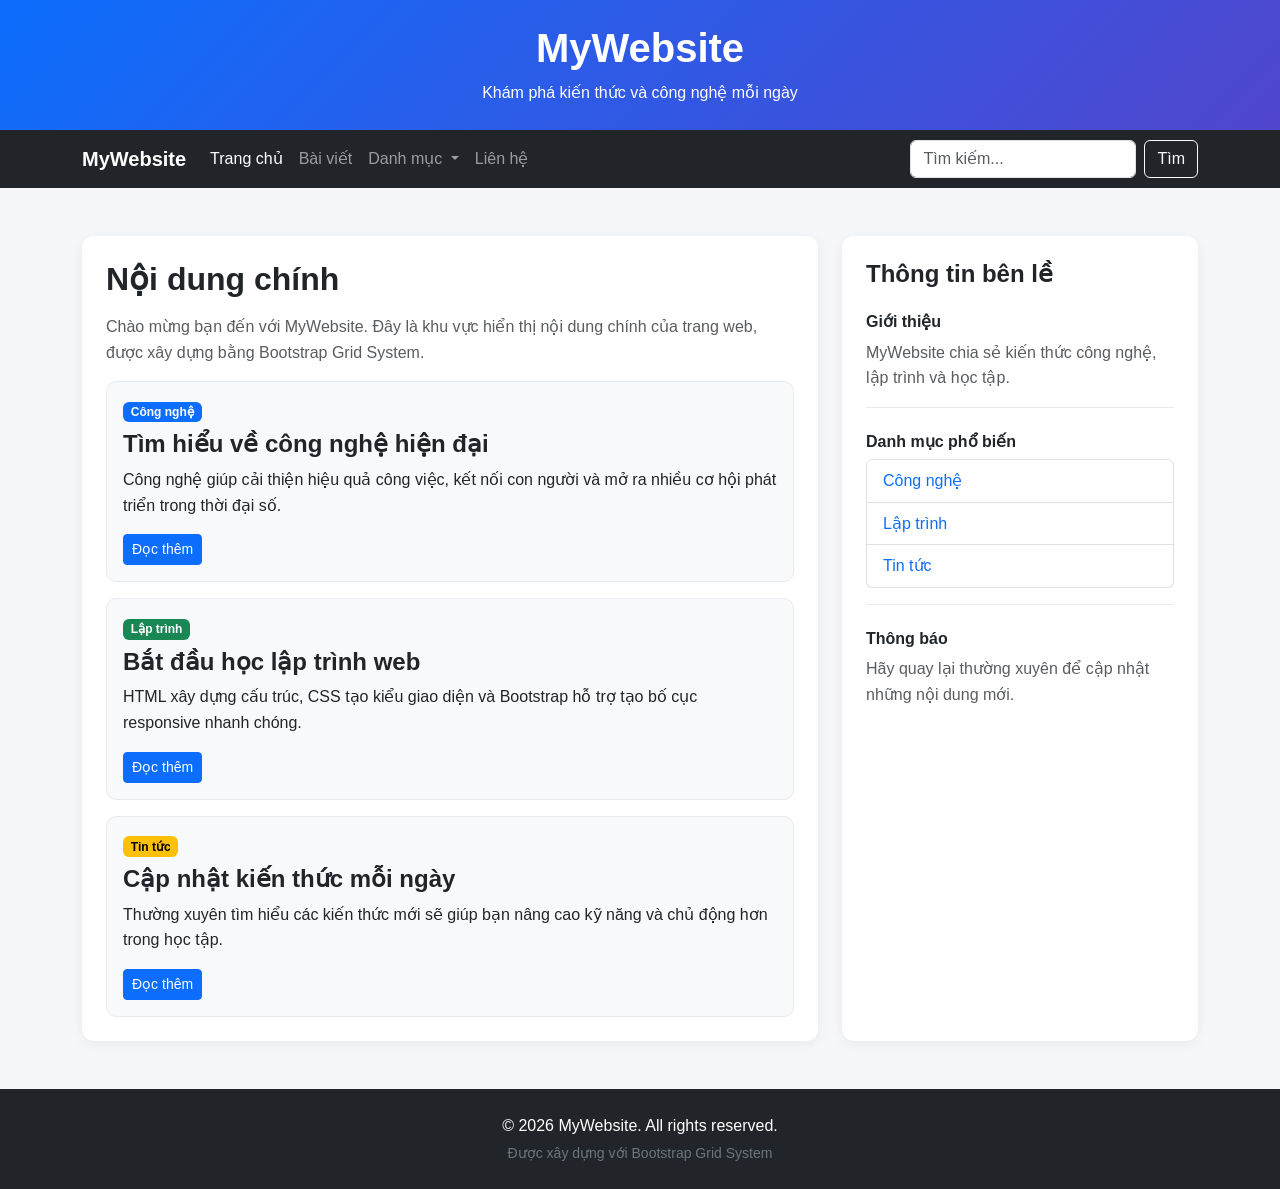
<file: Thiết kế Trang Web với Bootstrap Grid System/index.html>
<!DOCTYPE html>
<html lang="vi">
<head>
    <meta charset="UTF-8">
    <meta name="viewport" content="width=device-width, initial-scale=1.0">

    <title>Thiết kế trang web với Bootstrap Grid System</title>

    <!-- Bootstrap CSS -->
    <link
        href="https://cdn.jsdelivr.net/npm/bootstrap@5.3.0/dist/css/bootstrap.min.css"
        rel="stylesheet"
    >

    <!-- CSS tùy chỉnh -->
    <link rel="stylesheet" href="style.css">
</head>
<body>

    <!-- 1. Header -->
    <header class="site-header text-white text-center py-4">
        <div class="container">
            <h1 class="fw-bold mb-2">MyWebsite</h1>
            <p class="mb-0">
                Khám phá kiến thức và công nghệ mỗi ngày
            </p>
        </div>
    </header>

    <!-- 2. Navbar -->
    <nav class="navbar navbar-expand-lg navbar-dark bg-dark">
        <div class="container">
            <a class="navbar-brand fw-bold" href="#home">MyWebsite</a>

            <button
                class="navbar-toggler"
                type="button"
                data-bs-toggle="collapse"
                data-bs-target="#navbarNav"
                aria-controls="navbarNav"
                aria-expanded="false"
                aria-label="Mở menu điều hướng"
            >
                <span class="navbar-toggler-icon"></span>
            </button>

            <div class="collapse navbar-collapse" id="navbarNav">
                <ul class="navbar-nav me-auto">
                    <li class="nav-item">
                        <a class="nav-link active" href="#home">Trang chủ</a>
                    </li>

                    <li class="nav-item">
                        <a class="nav-link" href="#content">Bài viết</a>
                    </li>

                    <!-- Dropdown -->
                    <li class="nav-item dropdown">
                        <a
                            class="nav-link dropdown-toggle"
                            href="#"
                            id="servicesDropdown"
                            role="button"
                            data-bs-toggle="dropdown"
                            aria-expanded="false"
                        >
                            Danh mục
                        </a>

                        <ul class="dropdown-menu" aria-labelledby="servicesDropdown">
                            <li>
                                <a class="dropdown-item" href="#technology">
                                    Công nghệ
                                </a>
                            </li>
                            <li>
                                <a class="dropdown-item" href="#programming">
                                    Lập trình
                                </a>
                            </li>
                            <li>
                                <a class="dropdown-item" href="#news">
                                    Tin tức
                                </a>
                            </li>
                        </ul>
                    </li>

                    <li class="nav-item">
                        <a class="nav-link" href="#contact">Liên hệ</a>
                    </li>
                </ul>

                <form class="d-flex" role="search" action="#content">
                    <input
                        class="form-control me-2"
                        type="search"
                        placeholder="Tìm kiếm..."
                        aria-label="Tìm kiếm"
                    >
                    <button class="btn btn-outline-light" type="submit">
                        Tìm
                    </button>
                </form>
            </div>
        </div>
    </nav>

    <!-- 3. Main Content và Sidebar -->
    <main id="home" class="container my-5">
        <div class="row g-4">

            <!-- Main Content: 8/12 cột trên màn hình từ lg -->
            <section id="content" class="col-12 col-lg-8">
                <div class="content-panel p-4">
                    <h2 class="fw-bold mb-3">Nội dung chính</h2>

                    <p class="text-muted">
                        Chào mừng bạn đến với MyWebsite. Đây là khu vực
                        hiển thị nội dung chính của trang web, được xây dựng
                        bằng Bootstrap Grid System.
                    </p>

                    <!-- Bài viết 1 -->
                    <article id="technology" class="article-card p-3 mb-3">
                        <span class="badge text-bg-primary mb-2">
                            Công nghệ
                        </span>

                        <h3 class="h4 fw-bold">
                            Tìm hiểu về công nghệ hiện đại
                        </h3>

                        <p>
                            Công nghệ giúp cải thiện hiệu quả công việc,
                            kết nối con người và mở ra nhiều cơ hội phát triển
                            trong thời đại số.
                        </p>

                        <a href="#contact" class="btn btn-primary btn-sm">
                            Đọc thêm
                        </a>
                    </article>

                    <!-- Bài viết 2 -->
                    <article id="programming" class="article-card p-3 mb-3">
                        <span class="badge text-bg-success mb-2">
                            Lập trình
                        </span>

                        <h3 class="h4 fw-bold">
                            Bắt đầu học lập trình web
                        </h3>

                        <p>
                            HTML xây dựng cấu trúc, CSS tạo kiểu giao diện
                            và Bootstrap hỗ trợ tạo bố cục responsive
                            nhanh chóng.
                        </p>

                        <a href="#contact" class="btn btn-primary btn-sm">
                            Đọc thêm
                        </a>
                    </article>

                    <!-- Bài viết 3 -->
                    <article id="news" class="article-card p-3">
                        <span class="badge text-bg-warning mb-2">
                            Tin tức
                        </span>

                        <h3 class="h4 fw-bold">
                            Cập nhật kiến thức mỗi ngày
                        </h3>

                        <p>
                            Thường xuyên tìm hiểu các kiến thức mới sẽ giúp
                            bạn nâng cao kỹ năng và chủ động hơn trong học tập.
                        </p>

                        <a href="#contact" class="btn btn-primary btn-sm">
                            Đọc thêm
                        </a>
                    </article>
                </div>
            </section>

            <!-- Sidebar: 4/12 cột trên màn hình từ lg -->
            <aside class="col-12 col-lg-4">
                <div class="sidebar-panel p-4">
                    <h2 class="h4 fw-bold mb-4">Thông tin bên lề</h2>

                    <div class="sidebar-item mb-4">
                        <h3 class="h6 fw-bold">Giới thiệu</h3>
                        <p class="text-muted mb-0">
                            MyWebsite chia sẻ kiến thức công nghệ,
                            lập trình và học tập.
                        </p>
                    </div>

                    <div class="sidebar-item mb-4">
                        <h3 class="h6 fw-bold">Danh mục phổ biến</h3>
                        <ul class="list-group">
                            <li class="list-group-item">
                                <a href="#technology">Công nghệ</a>
                            </li>
                            <li class="list-group-item">
                                <a href="#programming">Lập trình</a>
                            </li>
                            <li class="list-group-item">
                                <a href="#news">Tin tức</a>
                            </li>
                        </ul>
                    </div>

                    <div class="sidebar-item">
                        <h3 class="h6 fw-bold">Thông báo</h3>
                        <p class="text-muted mb-0">
                            Hãy quay lại thường xuyên để cập nhật
                            những nội dung mới.
                        </p>
                    </div>
                </div>
            </aside>

        </div>
    </main>

    <!-- 4. Footer -->
    <footer id="contact" class="site-footer bg-dark text-white text-center py-4">
        <div class="container">
            <p class="mb-1">
                &copy; 2026 MyWebsite. All rights reserved.
            </p>

            <p class="text-secondary small mb-0">
                Được xây dựng với Bootstrap Grid System
            </p>
        </div>
    </footer>

    <!-- Bootstrap JavaScript: Navbar và Dropdown -->
    <script
        src="https://cdn.jsdelivr.net/npm/bootstrap@5.3.0/dist/js/bootstrap.bundle.min.js">
    </script>
</body>
</html>
</file>
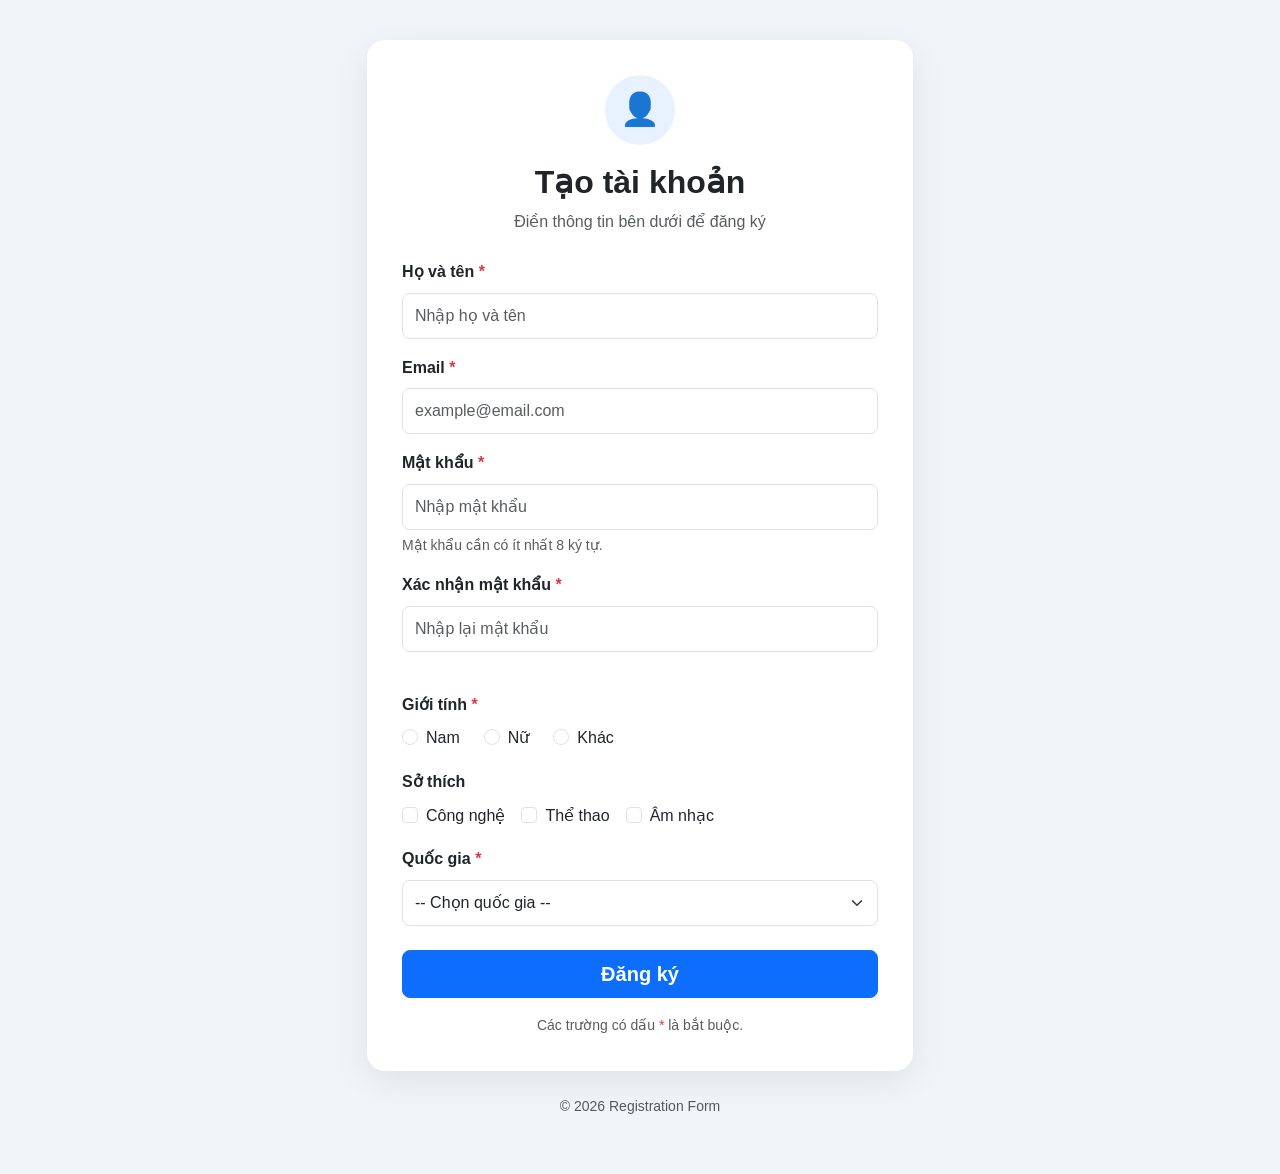
<file: Thiết kế Trang Đăng Ký với Bootstrap Forms/index.html>
<!DOCTYPE html>
<html lang="vi">
<head>
    <meta charset="UTF-8">
    <meta name="viewport" content="width=device-width, initial-scale=1.0">

    <title>Đăng ký tài khoản</title>

    <!-- Bootstrap CSS -->
    <link
        href="https://cdn.jsdelivr.net/npm/bootstrap@5.3.0/dist/css/bootstrap.min.css"
        rel="stylesheet"
    >

    <!-- CSS tùy chỉnh -->
    <link rel="stylesheet" href="style.css">
</head>
<body>

    <main class="registration-page">
        <div class="container">
            <div class="row justify-content-center">
                <div class="col-12 col-md-10 col-lg-7 col-xl-6">

                    <div class="registration-card">
                        <!-- Tiêu đề -->
                        <div class="text-center mb-4">
                            <div class="registration-icon">👤</div>

                            <h1 class="h2 fw-bold">Tạo tài khoản</h1>

                            <p class="text-muted mb-0">
                                Điền thông tin bên dưới để đăng ký
                            </p>
                        </div>

                        <!-- Thông báo kết quả -->
                        <div
                            id="formMessage"
                            class="alert d-none"
                            role="alert"
                            aria-live="polite"
                        ></div>

                        <!-- Form đăng ký -->
                        <form id="registrationForm">

                            <!-- Họ và tên -->
                            <div class="mb-3">
                                <label for="fullName" class="form-label">
                                    Họ và tên <span class="text-danger">*</span>
                                </label>

                                <input
                                    type="text"
                                    class="form-control"
                                    id="fullName"
                                    name="fullName"
                                    placeholder="Nhập họ và tên"
                                    autocomplete="name"
                                    required
                                    minlength="2"
                                >
                            </div>

                            <!-- Email -->
                            <div class="mb-3">
                                <label for="email" class="form-label">
                                    Email <span class="text-danger">*</span>
                                </label>

                                <input
                                    type="email"
                                    class="form-control"
                                    id="email"
                                    name="email"
                                    placeholder="example@email.com"
                                    autocomplete="email"
                                    required
                                >
                            </div>

                            <!-- Mật khẩu -->
                            <div class="mb-3">
                                <label for="password" class="form-label">
                                    Mật khẩu <span class="text-danger">*</span>
                                </label>

                                <input
                                    type="password"
                                    class="form-control"
                                    id="password"
                                    name="password"
                                    placeholder="Nhập mật khẩu"
                                    autocomplete="new-password"
                                    minlength="8"
                                    required
                                >

                                <div class="form-text">
                                    Mật khẩu cần có ít nhất 8 ký tự.
                                </div>
                            </div>

                            <!-- Xác nhận mật khẩu -->
                            <div class="mb-3">
                                <label for="confirmPassword" class="form-label">
                                    Xác nhận mật khẩu
                                    <span class="text-danger">*</span>
                                </label>

                                <input
                                    type="password"
                                    class="form-control"
                                    id="confirmPassword"
                                    name="confirmPassword"
                                    placeholder="Nhập lại mật khẩu"
                                    autocomplete="new-password"
                                    minlength="8"
                                    required
                                >

                                <div id="passwordFeedback" class="form-text"></div>
                            </div>

                            <!-- Giới tính -->
                            <fieldset class="mb-3">
                                <legend class="form-label fs-6">
                                    Giới tính
                                    <span class="text-danger">*</span>
                                </legend>

                                <div class="d-flex flex-wrap gap-4">
                                    <div class="form-check">
                                        <input
                                            class="form-check-input"
                                            type="radio"
                                            name="gender"
                                            id="male"
                                            value="Nam"
                                            required
                                        >
                                        <label class="form-check-label" for="male">
                                            Nam
                                        </label>
                                    </div>

                                    <div class="form-check">
                                        <input
                                            class="form-check-input"
                                            type="radio"
                                            name="gender"
                                            id="female"
                                            value="Nữ"
                                        >
                                        <label class="form-check-label" for="female">
                                            Nữ
                                        </label>
                                    </div>

                                    <div class="form-check">
                                        <input
                                            class="form-check-input"
                                            type="radio"
                                            name="gender"
                                            id="other"
                                            value="Khác"
                                        >
                                        <label class="form-check-label" for="other">
                                            Khác
                                        </label>
                                    </div>
                                </div>
                            </fieldset>

                            <!-- Sở thích -->
                            <fieldset class="mb-3">
                                <legend class="form-label fs-6">
                                    Sở thích
                                </legend>

                                <div class="d-flex flex-wrap gap-3">
                                    <div class="form-check">
                                        <input
                                            class="form-check-input"
                                            type="checkbox"
                                            name="hobbies"
                                            id="technology"
                                            value="Công nghệ"
                                        >
                                        <label class="form-check-label" for="technology">
                                            Công nghệ
                                        </label>
                                    </div>

                                    <div class="form-check">
                                        <input
                                            class="form-check-input"
                                            type="checkbox"
                                            name="hobbies"
                                            id="sports"
                                            value="Thể thao"
                                        >
                                        <label class="form-check-label" for="sports">
                                            Thể thao
                                        </label>
                                    </div>

                                    <div class="form-check">
                                        <input
                                            class="form-check-input"
                                            type="checkbox"
                                            name="hobbies"
                                            id="music"
                                            value="Âm nhạc"
                                        >
                                        <label class="form-check-label" for="music">
                                            Âm nhạc
                                        </label>
                                    </div>
                                </div>
                            </fieldset>

                            <!-- Quốc gia -->
                            <div class="mb-4">
                                <label for="country" class="form-label">
                                    Quốc gia <span class="text-danger">*</span>
                                </label>

                                <select
                                    class="form-select"
                                    id="country"
                                    name="country"
                                    required
                                >
                                    <option value="" selected disabled>
                                        -- Chọn quốc gia --
                                    </option>
                                    <option value="Việt Nam">Việt Nam</option>
                                    <option value="Lào">Lào</option>
                                    <option value="Thái Lan">Thái Lan</option>
                                    <option value="Singapore">Singapore</option>
                                    <option value="Nhật Bản">Nhật Bản</option>
                                    <option value="Hàn Quốc">Hàn Quốc</option>
                                    <option value="Khác">Khác</option>
                                </select>
                            </div>

                            <!-- Nút Submit -->
                            <button
                                type="submit"
                                class="btn btn-primary btn-lg w-100"
                            >
                                Đăng ký
                            </button>

                            <p class="text-muted text-center small mt-3 mb-0">
                                Các trường có dấu
                                <span class="text-danger">*</span>
                                là bắt buộc.
                            </p>
                        </form>
                    </div>

                    <p class="text-center text-muted small mt-4">
                        &copy; 2026 Registration Form
                    </p>

                </div>
            </div>
        </div>
    </main>

    <script src="script.js"></script>
</body>
</html>
</file>
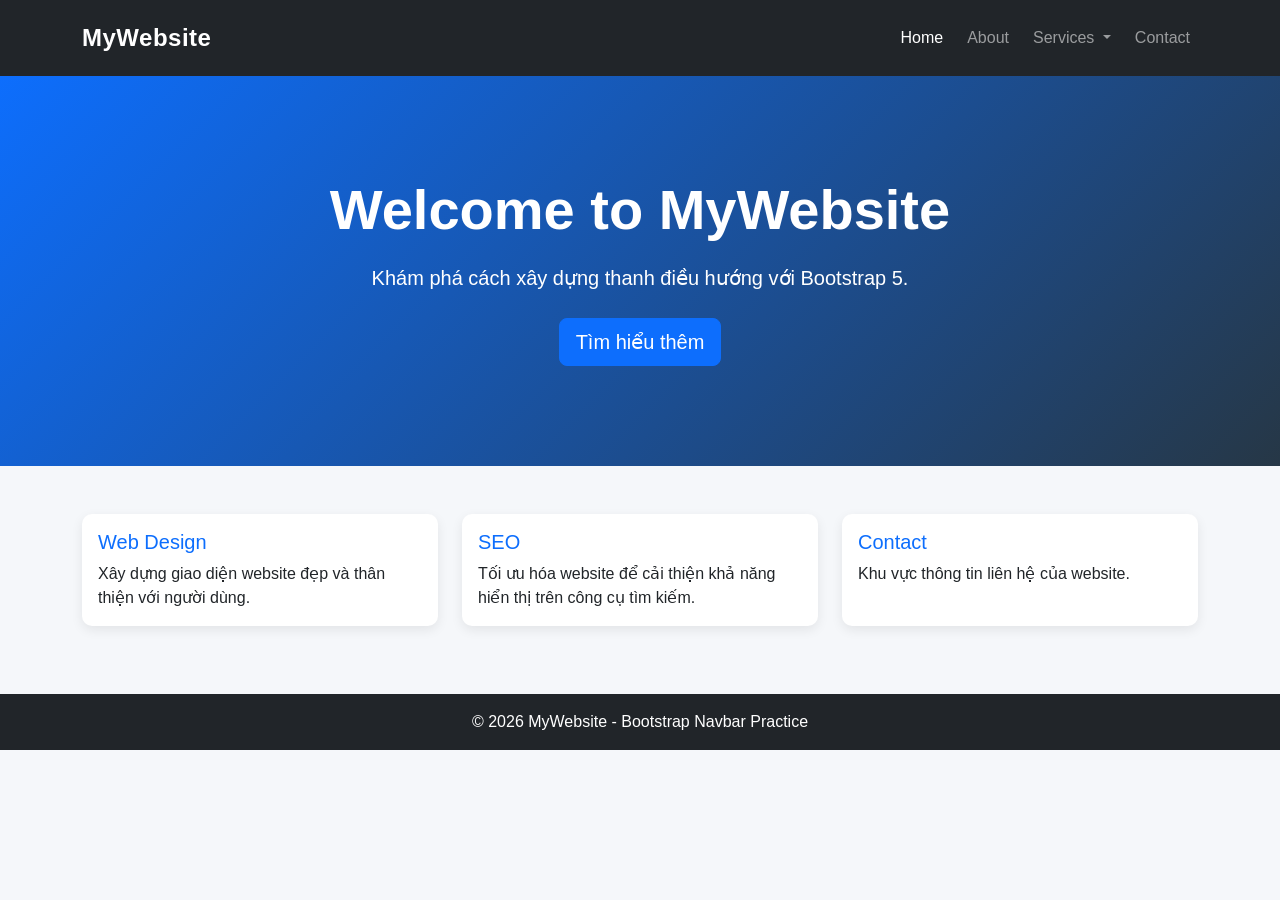
<file: Tạo Navbar với Bootstrap/index.html>
<!DOCTYPE html>
<html lang="vi">
<head>
    <meta charset="UTF-8">
    <meta name="viewport" content="width=device-width, initial-scale=1.0">

    <title>Bootstrap Navbar</title>

    <!-- Bootstrap CSS -->
    <link
        href="https://cdn.jsdelivr.net/npm/bootstrap@5.3.0/dist/css/bootstrap.min.css"
        rel="stylesheet"
    >

    <!-- CSS tùy chỉnh -->
    <link rel="stylesheet" href="style.css">
</head>
<body>

    <!-- Thanh điều hướng -->
    <nav class="navbar navbar-expand-lg navbar-dark bg-dark">
        <div class="container">
            <!-- Tên website -->
            <a class="navbar-brand fw-bold" href="#home">
                MyWebsite
            </a>

            <!-- Nút menu trên mobile -->
            <button
                class="navbar-toggler"
                type="button"
                data-bs-toggle="collapse"
                data-bs-target="#navbarNav"
                aria-controls="navbarNav"
                aria-expanded="false"
                aria-label="Mở hoặc đóng menu"
            >
                <span class="navbar-toggler-icon"></span>
            </button>

            <!-- Danh sách menu -->
            <div class="collapse navbar-collapse" id="navbarNav">
                <ul class="navbar-nav ms-auto">
                    <li class="nav-item">
                        <a class="nav-link active" aria-current="page" href="#home">
                            Home
                        </a>
                    </li>

                    <li class="nav-item">
                        <a class="nav-link" href="#about">
                            About
                        </a>
                    </li>

                    <!-- Menu dropdown -->
                    <li class="nav-item dropdown">
                        <a
                            class="nav-link dropdown-toggle"
                            href="#"
                            role="button"
                            data-bs-toggle="dropdown"
                            aria-expanded="false"
                        >
                            Services
                        </a>

                        <ul class="dropdown-menu">
                            <li>
                                <a class="dropdown-item" href="#web-design">
                                    Web Design
                                </a>
                            </li>
                            <li>
                                <a class="dropdown-item" href="#seo">
                                    SEO
                                </a>
                            </li>
                        </ul>
                    </li>

                    <li class="nav-item">
                        <a class="nav-link" href="#contact">
                            Contact
                        </a>
                    </li>
                </ul>
            </div>
        </div>
    </nav>

    <!-- Nội dung trang chủ -->
    <main>
        <section class="hero text-center" id="home">
            <div class="container">
                <h1 class="display-4 fw-bold">Welcome to MyWebsite</h1>
                <p class="lead">
                    Khám phá cách xây dựng thanh điều hướng với Bootstrap 5.
                </p>
                <a href="#about" class="btn btn-primary btn-lg">
                    Tìm hiểu thêm
                </a>
            </div>
        </section>

        <section class="container py-5" id="about">
            <div class="row g-4">
                <div class="col-md-4" id="web-design">
                    <div class="card h-100">
                        <div class="card-body">
                            <h2 class="card-title h5">Web Design</h2>
                            <p class="card-text">
                                Xây dựng giao diện website đẹp và thân thiện
                                với người dùng.
                            </p>
                        </div>
                    </div>
                </div>

                <div class="col-md-4" id="seo">
                    <div class="card h-100">
                        <div class="card-body">
                            <h2 class="card-title h5">SEO</h2>
                            <p class="card-text">
                                Tối ưu hóa website để cải thiện khả năng
                                hiển thị trên công cụ tìm kiếm.
                            </p>
                        </div>
                    </div>
                </div>

                <div class="col-md-4" id="contact">
                    <div class="card h-100">
                        <div class="card-body">
                            <h2 class="card-title h5">Contact</h2>
                            <p class="card-text">
                                Khu vực thông tin liên hệ của website.
                            </p>
                        </div>
                    </div>
                </div>
            </div>
        </section>
    </main>

    <footer class="bg-dark text-white text-center py-3">
        <p class="mb-0">
            &copy; 2026 MyWebsite - Bootstrap Navbar Practice
        </p>
    </footer>

    <!-- Bootstrap JavaScript Bundle -->
    <script src="https://cdn.jsdelivr.net/npm/bootstrap@5.3.0/dist/js/bootstrap.bundle.min.js"></script>
</body>
</html>
</file>
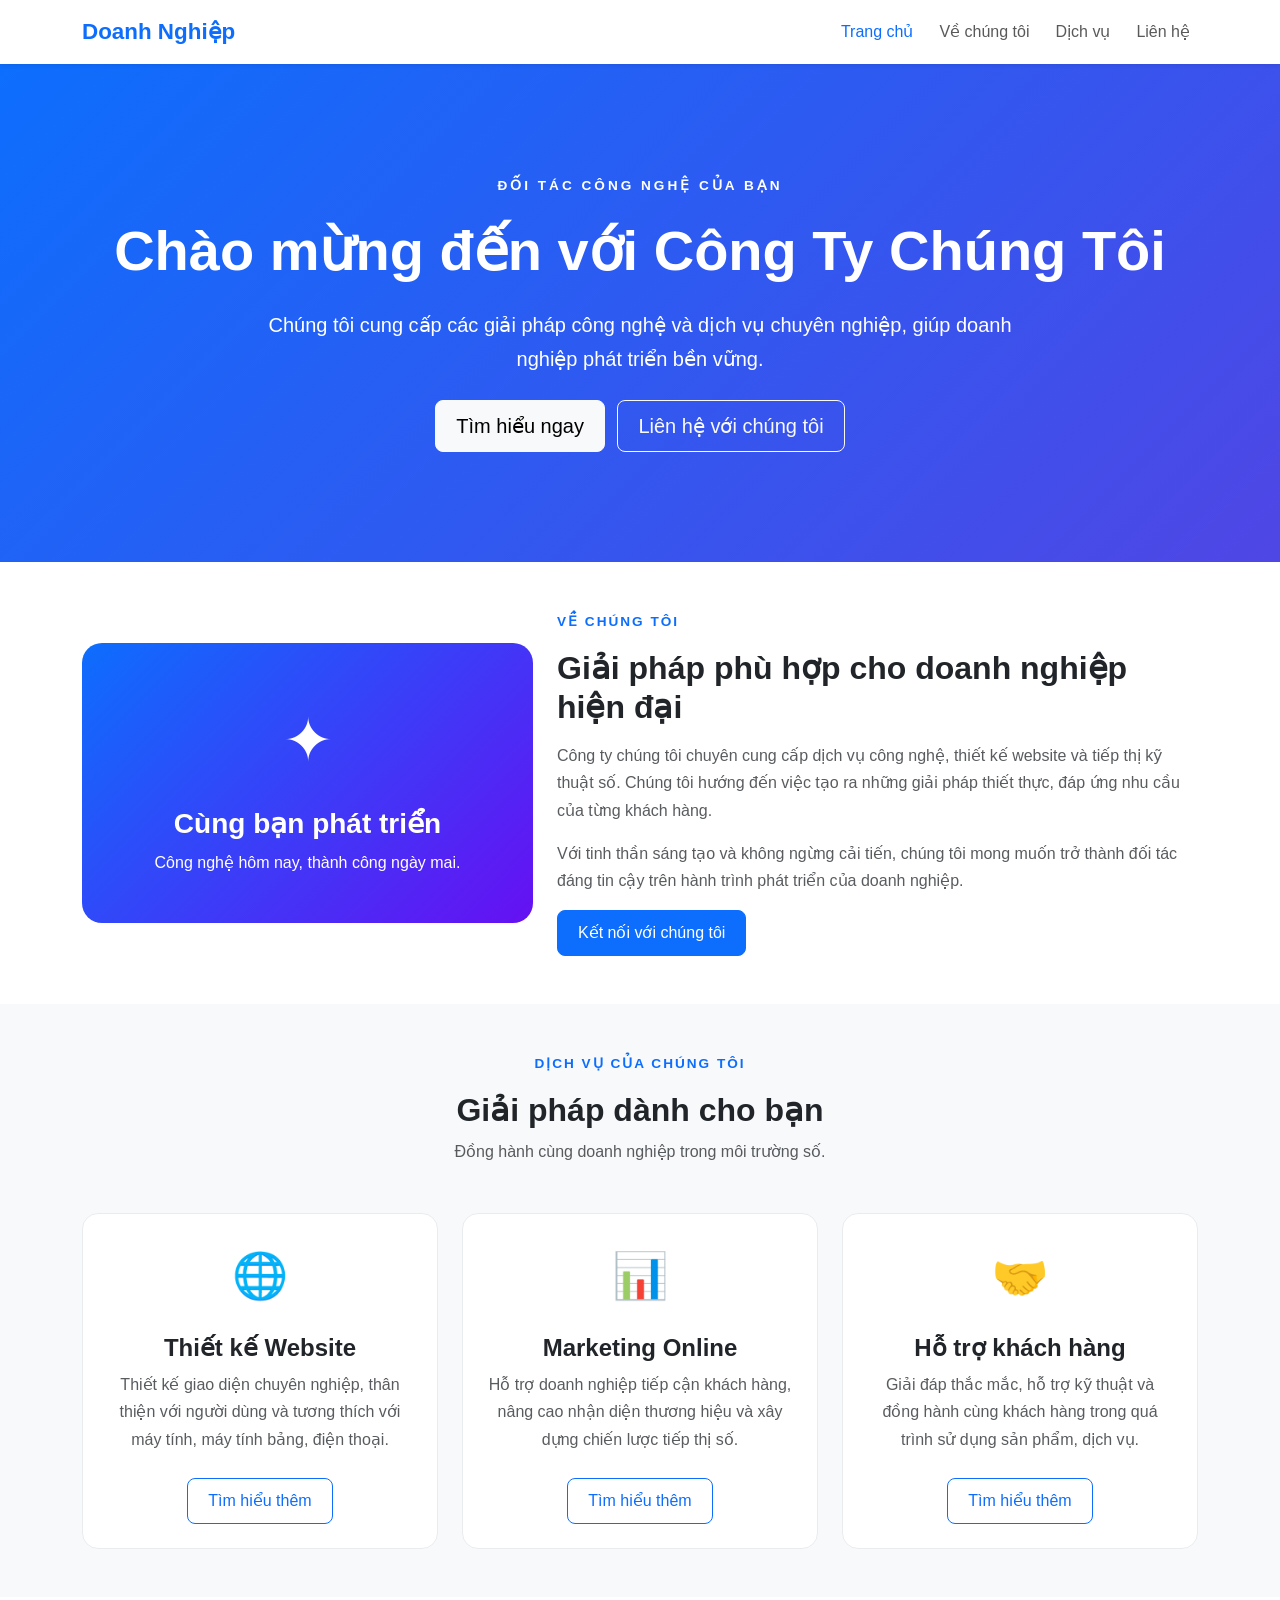
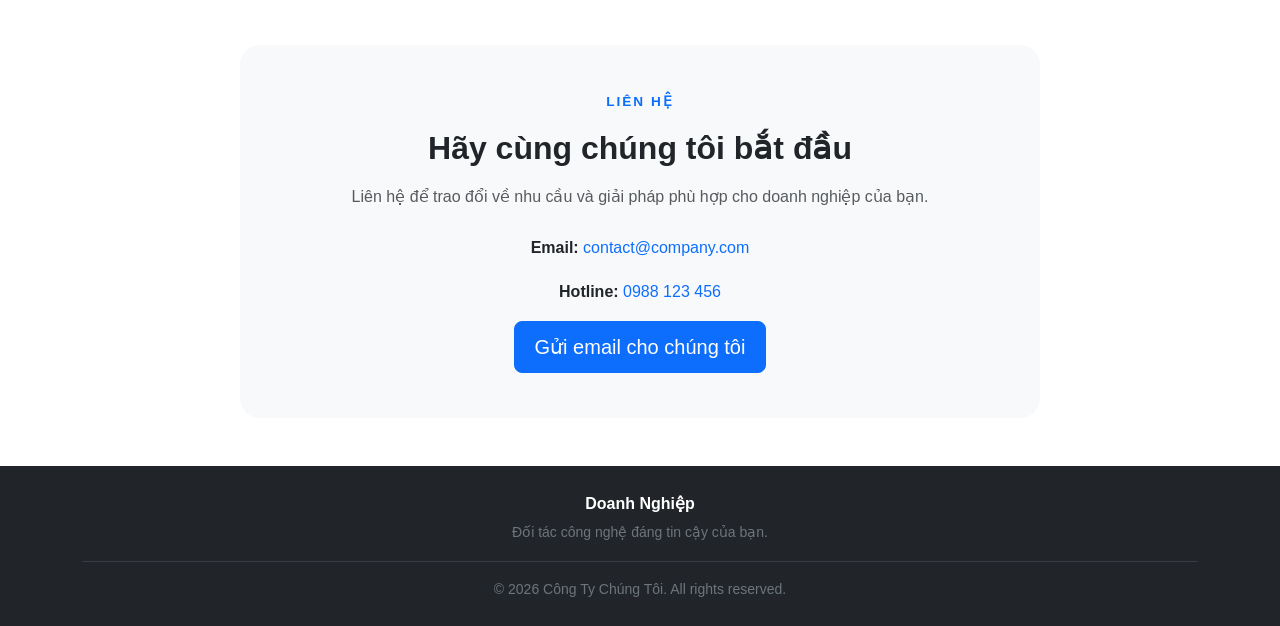
<file: Tạo Trang Giới Thiệu Doanh Nghiệp với Bootstrap/index.html>
<!DOCTYPE html>
<html lang="vi">
<head>
    <meta charset="UTF-8">
    <meta name="viewport" content="width=device-width, initial-scale=1.0">

    <title>Giới Thiệu Công Ty | Doanh Nghiệp</title>

    <!-- Bootstrap CSS -->
    <link
        href="https://cdn.jsdelivr.net/npm/bootstrap@5.3.0/dist/css/bootstrap.min.css"
        rel="stylesheet"
    >

    <!-- CSS tùy chỉnh -->
    <link rel="stylesheet" href="style.css">
</head>
<body>

    <!-- 1. Navbar -->
    <nav class="navbar navbar-expand-lg navbar-light bg-white shadow-sm sticky-top">
        <div class="container">
            <a class="navbar-brand fw-bold text-primary" href="#home">
                Doanh Nghiệp
            </a>

            <button
                class="navbar-toggler"
                type="button"
                data-bs-toggle="collapse"
                data-bs-target="#navbarNav"
                aria-controls="navbarNav"
                aria-expanded="false"
                aria-label="Mở menu điều hướng"
            >
                <span class="navbar-toggler-icon"></span>
            </button>

            <div class="collapse navbar-collapse" id="navbarNav">
                <ul class="navbar-nav ms-auto">
                    <li class="nav-item">
                        <a class="nav-link active" href="#home">Trang chủ</a>
                    </li>
                    <li class="nav-item">
                        <a class="nav-link" href="#about">Về chúng tôi</a>
                    </li>
                    <li class="nav-item">
                        <a class="nav-link" href="#services">Dịch vụ</a>
                    </li>
                    <li class="nav-item">
                        <a class="nav-link" href="#contact">Liên hệ</a>
                    </li>
                </ul>
            </div>
        </div>
    </nav>

    <!-- 2. Hero Section -->
    <header id="home" class="hero-section text-white text-center">
        <div class="container">
            <p class="hero-label">ĐỐI TÁC CÔNG NGHỆ CỦA BẠN</p>

            <h1 class="display-4 fw-bold mb-4">
                Chào mừng đến với Công Ty Chúng Tôi
            </h1>

            <p class="lead hero-description mb-4">
                Chúng tôi cung cấp các giải pháp công nghệ và dịch vụ
                chuyên nghiệp, giúp doanh nghiệp phát triển bền vững.
            </p>

            <a href="#services" class="btn btn-light btn-lg me-2">
                Tìm hiểu ngay
            </a>

            <a href="#contact" class="btn btn-outline-light btn-lg">
                Liên hệ với chúng tôi
            </a>
        </div>
    </header>

    <!-- 3. About Section -->
    <section id="about" class="container py-5">
        <div class="row align-items-center g-4">
            <div class="col-12 col-lg-5">
                <div class="about-visual">
                    <span class="about-symbol">✦</span>
                    <h3 class="fw-bold">Cùng bạn phát triển</h3>
                    <p class="mb-0">
                        Công nghệ hôm nay, thành công ngày mai.
                    </p>
                </div>
            </div>

            <div class="col-12 col-lg-7">
                <p class="section-label">VỀ CHÚNG TÔI</p>

                <h2 class="fw-bold mb-3">
                    Giải pháp phù hợp cho doanh nghiệp hiện đại
                </h2>

                <p class="text-muted">
                    Công ty chúng tôi chuyên cung cấp dịch vụ công nghệ,
                    thiết kế website và tiếp thị kỹ thuật số. Chúng tôi
                    hướng đến việc tạo ra những giải pháp thiết thực,
                    đáp ứng nhu cầu của từng khách hàng.
                </p>

                <p class="text-muted">
                    Với tinh thần sáng tạo và không ngừng cải tiến,
                    chúng tôi mong muốn trở thành đối tác đáng tin cậy
                    trên hành trình phát triển của doanh nghiệp.
                </p>

                <a href="#contact" class="btn btn-primary">
                    Kết nối với chúng tôi
                </a>
            </div>
        </div>
    </section>

    <!-- 4. Services Section -->
    <section id="services" class="services-section py-5">
        <div class="container">
            <div class="text-center mb-5">
                <p class="section-label">DỊCH VỤ CỦA CHÚNG TÔI</p>
                <h2 class="fw-bold">Giải pháp dành cho bạn</h2>
                <p class="text-muted">
                    Đồng hành cùng doanh nghiệp trong môi trường số.
                </p>
            </div>

            <div class="row g-4">
                <!-- Dịch vụ 1 -->
                <div class="col-12 col-md-6 col-lg-4">
                    <div class="card service-card h-100">
                        <div class="card-body p-4 text-center">
                            <div class="service-icon">🌐</div>

                            <h3 class="card-title h4 fw-bold">
                                Thiết kế Website
                            </h3>

                            <p class="card-text text-muted">
                                Thiết kế giao diện chuyên nghiệp,
                                thân thiện với người dùng và tương thích
                                với máy tính, máy tính bảng, điện thoại.
                            </p>

                            <a href="#contact" class="btn btn-outline-primary">
                                Tìm hiểu thêm
                            </a>
                        </div>
                    </div>
                </div>

                <!-- Dịch vụ 2 -->
                <div class="col-12 col-md-6 col-lg-4">
                    <div class="card service-card h-100">
                        <div class="card-body p-4 text-center">
                            <div class="service-icon">📊</div>

                            <h3 class="card-title h4 fw-bold">
                                Marketing Online
                            </h3>

                            <p class="card-text text-muted">
                                Hỗ trợ doanh nghiệp tiếp cận khách hàng,
                                nâng cao nhận diện thương hiệu và xây dựng
                                chiến lược tiếp thị số.
                            </p>

                            <a href="#contact" class="btn btn-outline-primary">
                                Tìm hiểu thêm
                            </a>
                        </div>
                    </div>
                </div>

                <!-- Dịch vụ 3 -->
                <div class="col-12 col-md-6 col-lg-4">
                    <div class="card service-card h-100">
                        <div class="card-body p-4 text-center">
                            <div class="service-icon">🤝</div>

                            <h3 class="card-title h4 fw-bold">
                                Hỗ trợ khách hàng
                            </h3>

                            <p class="card-text text-muted">
                                Giải đáp thắc mắc, hỗ trợ kỹ thuật và
                                đồng hành cùng khách hàng trong quá trình
                                sử dụng sản phẩm, dịch vụ.
                            </p>

                            <a href="#contact" class="btn btn-outline-primary">
                                Tìm hiểu thêm
                            </a>
                        </div>
                    </div>
                </div>
            </div>
        </div>
    </section>

    <!-- 5. Contact Section -->
    <section id="contact" class="container py-5">
        <div class="contact-box text-center">
            <p class="section-label">LIÊN HỆ</p>

            <h2 class="fw-bold mb-3">
                Hãy cùng chúng tôi bắt đầu
            </h2>

            <p class="text-muted mb-4">
                Liên hệ để trao đổi về nhu cầu và giải pháp phù hợp
                cho doanh nghiệp của bạn.
            </p>

            <div class="contact-info">
                <p>
                    <strong>Email:</strong>
                    <a href="mailto:contact@company.com">
                        contact@company.com
                    </a>
                </p>

                <p>
                    <strong>Hotline:</strong>
                    <a href="tel:0988123456">
                        0988 123 456
                    </a>
                </p>
            </div>

            <a href="mailto:contact@company.com" class="btn btn-primary btn-lg">
                Gửi email cho chúng tôi
            </a>
        </div>
    </section>

    <!-- 6. Footer -->
    <footer class="bg-dark text-white text-center py-4">
        <div class="container">
            <p class="fw-bold mb-1">Doanh Nghiệp</p>

            <p class="text-secondary small mb-2">
                Đối tác công nghệ đáng tin cậy của bạn.
            </p>

            <hr class="border-secondary">

            <p class="text-secondary small mb-0">
                &copy; 2026 Công Ty Chúng Tôi. All rights reserved.
            </p>
        </div>
    </footer>

    <!-- Bootstrap JavaScript -->
    <script
        src="https://cdn.jsdelivr.net/npm/bootstrap@5.3.0/dist/js/bootstrap.bundle.min.js">
    </script>
</body>
</html>
</file>
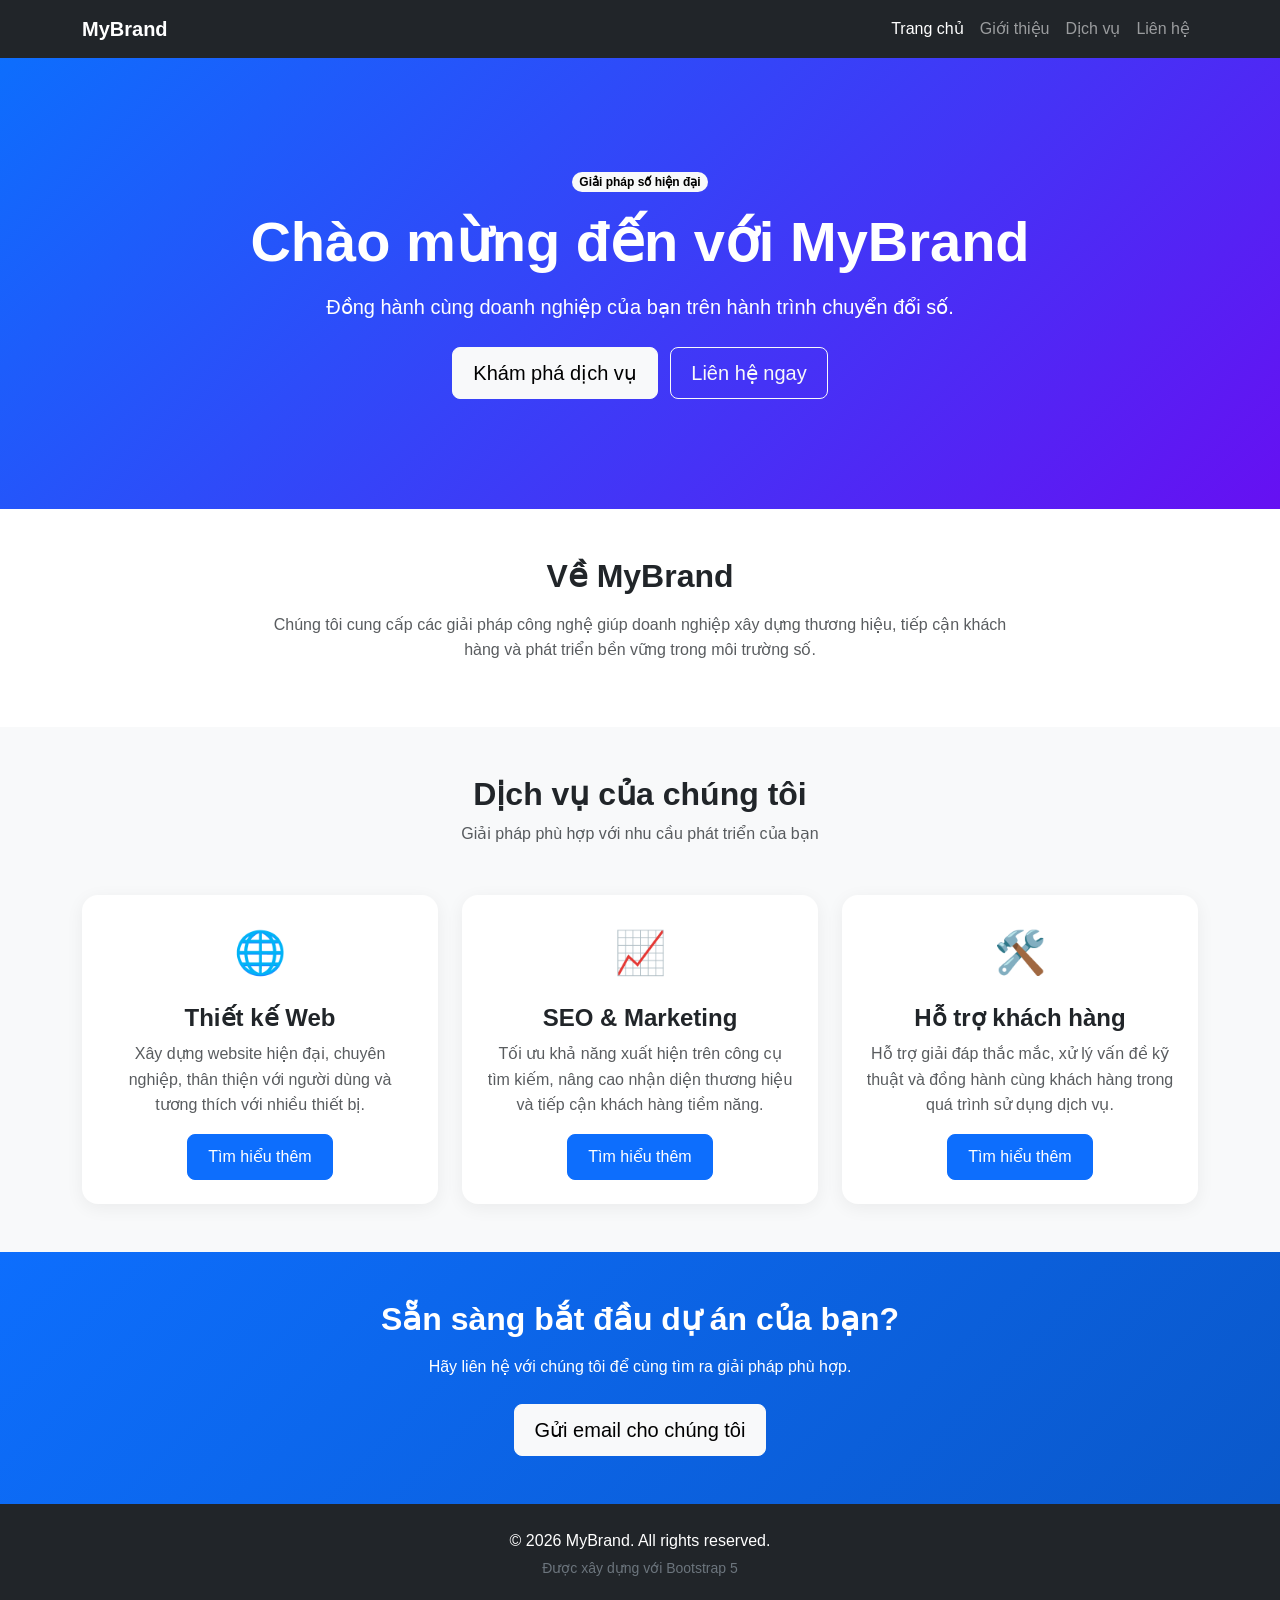
<file: Xây dựng Landing Page với Bootstrap/index.html>
<!DOCTYPE html>
<html lang="vi">
<head>
    <meta charset="UTF-8">
    <meta name="viewport" content="width=device-width, initial-scale=1.0">
    <title>MyBrand - Giải pháp số cho doanh nghiệp</title>

    <!-- Bootstrap CSS -->
    <link
        href="https://cdn.jsdelivr.net/npm/bootstrap@5.3.0/dist/css/bootstrap.min.css"
        rel="stylesheet"
    >

    <!-- CSS tùy chỉnh -->
    <link rel="stylesheet" href="style.css">
</head>
<body>

    <!-- 1. Navbar -->
    <nav class="navbar navbar-expand-lg navbar-dark bg-dark sticky-top">
        <div class="container">
            <a class="navbar-brand fw-bold" href="#home">MyBrand</a>

            <button
                class="navbar-toggler"
                type="button"
                data-bs-toggle="collapse"
                data-bs-target="#navbarNav"
                aria-controls="navbarNav"
                aria-expanded="false"
                aria-label="Mở menu điều hướng"
            >
                <span class="navbar-toggler-icon"></span>
            </button>

            <div class="collapse navbar-collapse" id="navbarNav">
                <ul class="navbar-nav ms-auto">
                    <li class="nav-item">
                        <a class="nav-link active" href="#home">Trang chủ</a>
                    </li>
                    <li class="nav-item">
                        <a class="nav-link" href="#about">Giới thiệu</a>
                    </li>
                    <li class="nav-item">
                        <a class="nav-link" href="#services">Dịch vụ</a>
                    </li>
                    <li class="nav-item">
                        <a class="nav-link" href="#contact">Liên hệ</a>
                    </li>
                </ul>
            </div>
        </div>
    </nav>

    <!-- 2. Hero Section -->
    <header id="home" class="hero-section text-white text-center">
        <div class="container">
            <span class="badge rounded-pill text-bg-light mb-3">
                Giải pháp số hiện đại
            </span>

            <h1 class="display-4 fw-bold mb-3">
                Chào mừng đến với MyBrand
            </h1>

            <p class="lead mb-4">
                Đồng hành cùng doanh nghiệp của bạn trên hành trình chuyển đổi số.
            </p>

            <a href="#services" class="btn btn-light btn-lg me-2">
                Khám phá dịch vụ
            </a>

            <a href="#contact" class="btn btn-outline-light btn-lg">
                Liên hệ ngay
            </a>
        </div>
    </header>

    <!-- 3. Giới thiệu -->
    <section id="about" class="py-5">
        <div class="container text-center">
            <h2 class="fw-bold mb-3">Về MyBrand</h2>

            <p class="text-muted mx-auto about-text">
                Chúng tôi cung cấp các giải pháp công nghệ giúp doanh nghiệp
                xây dựng thương hiệu, tiếp cận khách hàng và phát triển bền vững
                trong môi trường số.
            </p>
        </div>
    </section>

    <!-- 4. Services - Bootstrap Grid System và Cards -->
    <section id="services" class="services-section py-5">
        <div class="container">
            <div class="text-center mb-5">
                <h2 class="fw-bold">Dịch vụ của chúng tôi</h2>
                <p class="text-muted">
                    Giải pháp phù hợp với nhu cầu phát triển của bạn
                </p>
            </div>

            <div class="row g-4">
                <!-- Card 1 -->
                <div class="col-12 col-md-6 col-lg-4">
                    <div class="card service-card h-100">
                        <div class="card-body p-4 text-center">
                            <div class="service-icon">🌐</div>
                            <h3 class="card-title h4 fw-bold">
                                Thiết kế Web
                            </h3>
                            <p class="card-text text-muted">
                                Xây dựng website hiện đại, chuyên nghiệp,
                                thân thiện với người dùng và tương thích
                                với nhiều thiết bị.
                            </p>
                            <a href="#contact" class="btn btn-primary">
                                Tìm hiểu thêm
                            </a>
                        </div>
                    </div>
                </div>

                <!-- Card 2 -->
                <div class="col-12 col-md-6 col-lg-4">
                    <div class="card service-card h-100">
                        <div class="card-body p-4 text-center">
                            <div class="service-icon">📈</div>
                            <h3 class="card-title h4 fw-bold">
                                SEO & Marketing
                            </h3>
                            <p class="card-text text-muted">
                                Tối ưu khả năng xuất hiện trên công cụ tìm kiếm,
                                nâng cao nhận diện thương hiệu và tiếp cận
                                khách hàng tiềm năng.
                            </p>
                            <a href="#contact" class="btn btn-primary">
                                Tìm hiểu thêm
                            </a>
                        </div>
                    </div>
                </div>

                <!-- Card 3 -->
                <div class="col-12 col-md-6 col-lg-4">
                    <div class="card service-card h-100">
                        <div class="card-body p-4 text-center">
                            <div class="service-icon">🛠️</div>
                            <h3 class="card-title h4 fw-bold">
                                Hỗ trợ khách hàng
                            </h3>
                            <p class="card-text text-muted">
                                Hỗ trợ giải đáp thắc mắc, xử lý vấn đề
                                kỹ thuật và đồng hành cùng khách hàng
                                trong quá trình sử dụng dịch vụ.
                            </p>
                            <a href="#contact" class="btn btn-primary">
                                Tìm hiểu thêm
                            </a>
                        </div>
                    </div>
                </div>
            </div>
        </div>
    </section>

    <!-- 5. Call to Action -->
    <section id="contact" class="cta-section text-center text-white py-5">
        <div class="container">
            <h2 class="fw-bold mb-3">Sẵn sàng bắt đầu dự án của bạn?</h2>

            <p class="mb-4">
                Hãy liên hệ với chúng tôi để cùng tìm ra giải pháp phù hợp.
            </p>

            <a href="mailto:contact@mybrand.example"
               class="btn btn-light btn-lg">
                Gửi email cho chúng tôi
            </a>
        </div>
    </section>

    <!-- 6. Footer -->
    <footer class="bg-dark text-white text-center py-4">
        <div class="container">
            <p class="mb-1">
                &copy; 2026 MyBrand. All rights reserved.
            </p>
            <p class="text-secondary small mb-0">
                Được xây dựng với Bootstrap 5
            </p>
        </div>
    </footer>

    <!-- Bootstrap JavaScript -->
    <script
        src="https://cdn.jsdelivr.net/npm/bootstrap@5.3.0/dist/js/bootstrap.bundle.min.js">
    </script>
</body>
</html>
</file>
<file: Thiết kế Trang Web với Bootstrap Grid System/style.css>
/* Cài đặt chung */
html {
    scroll-behavior: smooth;
    scroll-padding-top: 20px;
}

body {
    font-family: Arial, sans-serif;
    background-color: #f5f7fa;
    color: #212529;
    line-height: 1.6;
}

/* Header */
.site-header {
    background: linear-gradient(135deg, #0d6efd, #5145cd);
}

/* Nội dung chính */
.content-panel,
.sidebar-panel {
    height: 100%;
    background-color: #ffffff;
    border-radius: 12px;
    box-shadow: 0 3px 14px rgba(0, 0, 0, 0.06);
}

/* Các bài viết */
.article-card {
    background-color: #f8f9fa;
    border: 1px solid #e9ecef;
    border-radius: 10px;
    transition: box-shadow 0.2s ease, transform 0.2s ease;
}

.article-card:hover {
    transform: translateY(-3px);
    box-shadow: 0 6px 16px rgba(0, 0, 0, 0.08);
}

/* Sidebar */
.sidebar-item {
    padding-bottom: 16px;
    border-bottom: 1px solid #e9ecef;
}

.sidebar-item:last-child {
    padding-bottom: 0;
    border-bottom: none;
}

.sidebar-item .list-group-item a {
    color: #0d6efd;
    text-decoration: none;
}

.sidebar-item .list-group-item a:hover {
    text-decoration: underline;
}

/* Footer */
.site-footer {
    margin-top: 20px;
}

/* Responsive trên điện thoại */
@media (max-width: 575.98px) {
    .site-header h1 {
        font-size: 1.8rem;
    }

    .content-panel,
    .sidebar-panel {
        padding: 20px !important;
    }

    .article-card {
        padding: 16px !important;
    }
}
</file>
<file: Thiết kế Trang Đăng Ký với Bootstrap Forms/style.css>
/* Cài đặt chung */
body {
    font-family: Arial, sans-serif;
    color: #212529;
    background-color: #f1f5f9;
    line-height: 1.6;
}

/* Căn giữa form */
.registration-page {
    min-height: 100vh;
    display: flex;
    align-items: center;
    padding: 40px 0;
}

/* Khung đăng ký */
.registration-card {
    padding: 35px;
    background-color: #ffffff;
    border-radius: 18px;
    box-shadow: 0 10px 35px rgba(0, 0, 0, 0.08);
}

/* Biểu tượng */
.registration-icon {
    width: 70px;
    height: 70px;
    display: flex;
    justify-content: center;
    align-items: center;
    margin: 0 auto 18px;
    font-size: 32px;
    background-color: #e7f1ff;
    border-radius: 50%;
}

/* Nhãn */
.form-label,
fieldset legend {
    font-weight: 600;
}

/* Ô nhập liệu */
.form-control,
.form-select {
    min-height: 46px;
    border-radius: 8px;
}

.form-control:focus,
.form-select:focus {
    border-color: #86b7fe;
    box-shadow: 0 0 0 0.2rem rgba(13, 110, 253, 0.15);
}

/* Radio và checkbox */
.form-check-input {
    cursor: pointer;
}

.form-check-label {
    cursor: pointer;
}

/* Nút đăng ký */
.btn-primary {
    min-height: 48px;
    font-weight: 600;
    border-radius: 8px;
    transition: background-color 0.2s ease;
}

/* Thông báo xác nhận mật khẩu */
#passwordFeedback {
    min-height: 20px;
}

/* Responsive trên điện thoại */
@media (max-width: 576px) {
    .registration-page {
        padding: 20px 0;
    }

    .registration-card {
        padding: 24px 18px;
        border-radius: 14px;
    }
}
</file>
<file: Tạo Navbar với Bootstrap/style.css>
/* Cài đặt chung */
html {
    scroll-behavior: smooth;
    scroll-padding-top: 20px;
}

body {
    font-family: Arial, sans-serif;
    background-color: #f5f7fa;
    color: #333;
}

/* Thanh điều hướng */
.navbar {
    padding: 15px 0;
}

.navbar-brand {
    font-size: 24px;
    letter-spacing: 0.5px;
}

.navbar .nav-link {
    margin-left: 8px;
    transition: color 0.2s ease;
}

.navbar .nav-link:hover {
    color: #8ec5ff;
}

/* Khu vực giới thiệu */
.hero {
    padding: 100px 20px;
    color: white;
    background: linear-gradient(135deg, #0d6efd, #263746);
}

.hero h1 {
    margin-bottom: 20px;
}

.hero p {
    max-width: 650px;
    margin: 0 auto 25px;
}

/* Các thẻ nội dung */
.card {
    border: none;
    border-radius: 10px;
    box-shadow: 0 4px 12px rgba(0, 0, 0, 0.08);
    transition: transform 0.2s ease;
}

.card:hover {
    transform: translateY(-5px);
}

.card-title {
    color: #0d6efd;
}

/* Footer */
footer {
    margin-top: 20px;
}

/* Hiển thị trên thiết bị di động */
@media (max-width: 991.98px) {
    .navbar .nav-link {
        margin-left: 0;
        padding: 10px 0;
    }

    .navbar-nav {
        padding-top: 10px;
    }

    .hero {
        padding: 70px 15px;
    }

    .hero h1 {
        font-size: 2rem;
    }
}
</file>
<file: Tạo Trang Giới Thiệu Doanh Nghiệp với Bootstrap/style.css>
/* Cài đặt chung */
html {
    scroll-behavior: smooth;
    scroll-padding-top: 80px;
}

body {
    font-family: Arial, sans-serif;
    line-height: 1.7;
    color: #212529;
}

/* Navbar */
.navbar-brand {
    font-size: 1.4rem;
}

.navbar .nav-link {
    font-weight: 500;
    margin-left: 10px;
}

.navbar .nav-link:hover,
.navbar .nav-link.active {
    color: #0d6efd;
}

/* Hero Section */
.hero-section {
    padding: 110px 15px;
    background: linear-gradient(135deg, #0d6efd, #4f46e5);
}

.hero-label {
    font-size: 0.85rem;
    font-weight: bold;
    letter-spacing: 3px;
    margin-bottom: 20px;
}

.hero-description {
    max-width: 750px;
    margin-left: auto;
    margin-right: auto;
}

/* About Section */
.section-label {
    color: #0d6efd;
    font-size: 0.85rem;
    font-weight: bold;
    letter-spacing: 2px;
}

.about-visual {
    min-height: 280px;
    padding: 45px 25px;
    display: flex;
    flex-direction: column;
    justify-content: center;
    align-items: center;
    text-align: center;
    color: white;
    background: linear-gradient(135deg, #0d6efd, #6610f2);
    border-radius: 20px;
}

.about-symbol {
    font-size: 60px;
    margin-bottom: 15px;
}

/* Services Section */
.services-section {
    background-color: #f8f9fa;
}

.service-card {
    border: 1px solid #e9ecef;
    border-radius: 16px;
    transition: transform 0.25s ease, box-shadow 0.25s ease;
}

.service-card:hover {
    transform: translateY(-6px);
    box-shadow: 0 12px 28px rgba(0, 0, 0, 0.1);
}

.service-icon {
    font-size: 45px;
    margin-bottom: 20px;
}

.service-card .card-text {
    margin-bottom: 25px;
}

/* Contact Section */
.contact-box {
    max-width: 800px;
    margin: 0 auto;
    padding: 45px 25px;
    background-color: #f8f9fa;
    border-radius: 20px;
}

.contact-info a {
    color: #0d6efd;
    text-decoration: none;
}

.contact-info a:hover {
    text-decoration: underline;
}

/* Nút bấm */
.btn {
    border-radius: 8px;
    padding: 10px 20px;
    font-weight: 500;
}

/* Footer */
footer hr {
    opacity: 0.3;
}

/* Responsive cho điện thoại */
@media (max-width: 576px) {
    .hero-section {
        padding: 75px 15px;
    }

    .hero-section h1 {
        font-size: 2.1rem;
    }

    .hero-section .btn {
        display: block;
        width: 100%;
        margin: 10px 0;
    }

    .about-visual {
        min-height: 220px;
    }

    .contact-box {
        padding: 35px 18px;
    }
}
</file>
<file: Xây dựng Landing Page với Bootstrap/style.css>
/* Cài đặt chung */
html {
    scroll-behavior: smooth;
    scroll-padding-top: 75px;
}

body {
    font-family: Arial, sans-serif;
    line-height: 1.6;
}

/* Hero Section */
.hero-section {
    padding: 110px 0;
    background: linear-gradient(135deg, #0d6efd, #6610f2);
}

.hero-section p {
    max-width: 700px;
    margin-left: auto;
    margin-right: auto;
}

/* Giới thiệu */
.about-text {
    max-width: 750px;
}

/* Khu vực dịch vụ */
.services-section {
    background-color: #f8f9fa;
}

/* Các thẻ dịch vụ */
.service-card {
    border: none;
    border-radius: 16px;
    box-shadow: 0 4px 18px rgba(0, 0, 0, 0.06);
    transition: transform 0.25s ease, box-shadow 0.25s ease;
}

.service-card:hover {
    transform: translateY(-6px);
    box-shadow: 0 10px 28px rgba(0, 0, 0, 0.12);
}

.service-icon {
    font-size: 42px;
    margin-bottom: 18px;
}

/* Kêu gọi hành động */
.cta-section {
    background: linear-gradient(135deg, #0d6efd, #0a58ca);
}

/* Nút bấm */
.btn {
    border-radius: 8px;
    padding: 10px 20px;
}

/* Hiển thị trên điện thoại */
@media (max-width: 576px) {
    .hero-section {
        padding: 75px 15px;
    }

    .hero-section h1 {
        font-size: 2.1rem;
    }

    .hero-section .btn {
        display: block;
        width: 100%;
        margin: 10px 0;
    }

    .service-card {
        margin-bottom: 5px;
    }

    .cta-section h2 {
        font-size: 1.7rem;
    }
}
</file>
